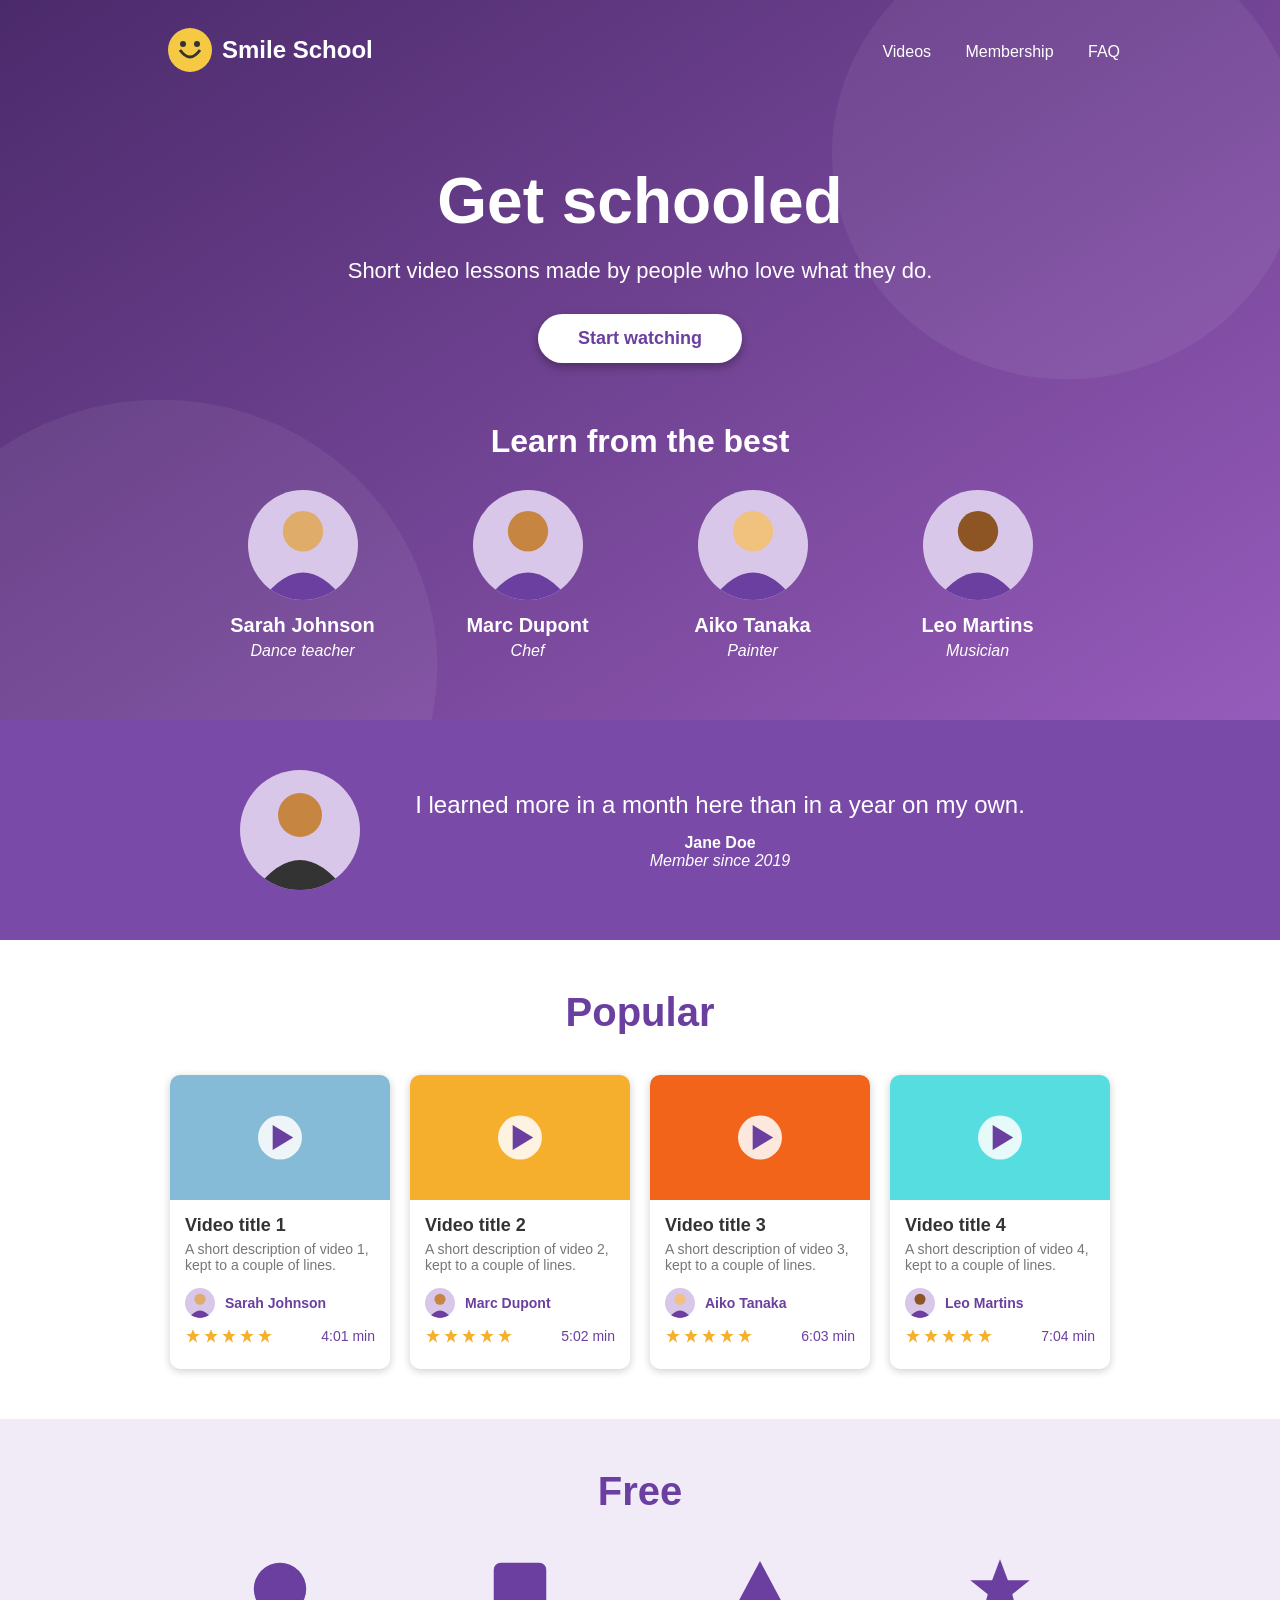
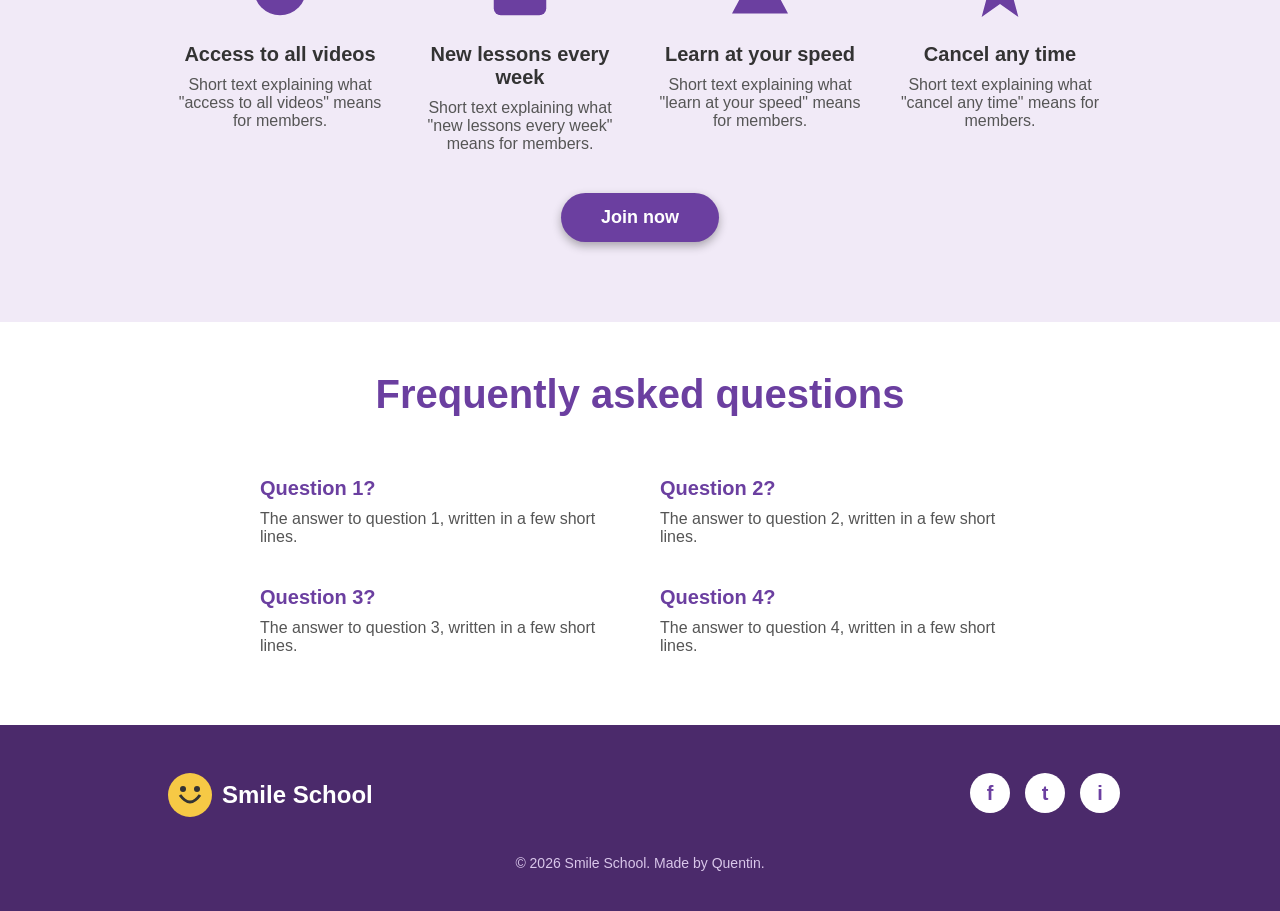
<file: css_advanced/index.html>
<!DOCTYPE html>
<html lang="en">
  <head>
    <meta charset="UTF-8">
    <meta name="viewport" content="width=device-width, initial-scale=1">
    <title>Smile School</title>
    <link rel="stylesheet" href="styles.css">
  </head>
  <body>
    <header>
      <div>
        <a href="index.html"><img src="images/logo.svg" alt="Smile School logo"></a>
        <div>
          <a href="#videos">Videos</a>
          <a href="#membership">Membership</a>
          <a href="#faq">FAQ</a>
        </div>
      </div>
    </header>
    <main>
      <section id="banner">
        <div>
          <h1>Get schooled</h1>
          <p>Short video lessons made by people who love what they do.</p>
          <button>Start watching</button>
        </div>
        <div>
          <h2>Learn from the best</h2>
          <div>
          <div>
            <img src="images/avatar1.svg" alt="Sarah Johnson">
            <h3>Sarah Johnson</h3>
            <p>Dance teacher</p>
          </div>
          <div>
            <img src="images/avatar2.svg" alt="Marc Dupont">
            <h3>Marc Dupont</h3>
            <p>Chef</p>
          </div>
          <div>
            <img src="images/avatar3.svg" alt="Aiko Tanaka">
            <h3>Aiko Tanaka</h3>
            <p>Painter</p>
          </div>
          <div>
            <img src="images/avatar4.svg" alt="Leo Martins">
            <h3>Leo Martins</h3>
            <p>Musician</p>
          </div>
          </div>
        </div>
      </section>
      <section id="quote">
        <div>
          <img src="images/quote.svg" alt="Member photo">
          <div>
            <blockquote>I learned more in a month here than in a year on my own.</blockquote>
            <p>Jane Doe</p>
            <p>Member since 2019</p>
          </div>
        </div>
      </section>
      <section id="videos">
        <h1>Popular</h1>
        <div>
        <div>
          <img src="images/video1.svg" alt="Video 1 thumbnail">
          <h2>Video title 1</h2>
          <p>A short description of video 1, kept to a couple of lines.</p>
          <div>
            <img src="images/avatar1.svg" alt="Author 1">
            <h3>Sarah Johnson</h3>
          </div>
          <div>
            <div>
              <img src="images/star.svg" alt="star">
              <img src="images/star.svg" alt="star">
              <img src="images/star.svg" alt="star">
              <img src="images/star.svg" alt="star">
              <img src="images/star.svg" alt="star">
            </div>
            <p>4:01 min</p>
          </div>
        </div>
        <div>
          <img src="images/video2.svg" alt="Video 2 thumbnail">
          <h2>Video title 2</h2>
          <p>A short description of video 2, kept to a couple of lines.</p>
          <div>
            <img src="images/avatar2.svg" alt="Author 2">
            <h3>Marc Dupont</h3>
          </div>
          <div>
            <div>
              <img src="images/star.svg" alt="star">
              <img src="images/star.svg" alt="star">
              <img src="images/star.svg" alt="star">
              <img src="images/star.svg" alt="star">
              <img src="images/star.svg" alt="star">
            </div>
            <p>5:02 min</p>
          </div>
        </div>
        <div>
          <img src="images/video3.svg" alt="Video 3 thumbnail">
          <h2>Video title 3</h2>
          <p>A short description of video 3, kept to a couple of lines.</p>
          <div>
            <img src="images/avatar3.svg" alt="Author 3">
            <h3>Aiko Tanaka</h3>
          </div>
          <div>
            <div>
              <img src="images/star.svg" alt="star">
              <img src="images/star.svg" alt="star">
              <img src="images/star.svg" alt="star">
              <img src="images/star.svg" alt="star">
              <img src="images/star.svg" alt="star">
            </div>
            <p>6:03 min</p>
          </div>
        </div>
        <div>
          <img src="images/video4.svg" alt="Video 4 thumbnail">
          <h2>Video title 4</h2>
          <p>A short description of video 4, kept to a couple of lines.</p>
          <div>
            <img src="images/avatar4.svg" alt="Author 4">
            <h3>Leo Martins</h3>
          </div>
          <div>
            <div>
              <img src="images/star.svg" alt="star">
              <img src="images/star.svg" alt="star">
              <img src="images/star.svg" alt="star">
              <img src="images/star.svg" alt="star">
              <img src="images/star.svg" alt="star">
            </div>
            <p>7:04 min</p>
          </div>
        </div>
        </div>
      </section>
      <section id="membership">
        <h1>Free</h1>
        <div>
        <div>
          <img src="images/icon1.svg" alt="">
          <h2>Access to all videos</h2>
          <p>Short text explaining what "access to all videos" means for members.</p>
        </div>
        <div>
          <img src="images/icon2.svg" alt="">
          <h2>New lessons every week</h2>
          <p>Short text explaining what "new lessons every week" means for members.</p>
        </div>
        <div>
          <img src="images/icon3.svg" alt="">
          <h2>Learn at your speed</h2>
          <p>Short text explaining what "learn at your speed" means for members.</p>
        </div>
        <div>
          <img src="images/icon4.svg" alt="">
          <h2>Cancel any time</h2>
          <p>Short text explaining what "cancel any time" means for members.</p>
        </div>
        </div>
        <button>Join now</button>
      </section>
      <section id="faq">
        <h1>Frequently asked questions</h1>
        <div>
      <div>
        <div>
          <h2>Question 1?</h2>
          <p>The answer to question 1, written in a few short lines.</p>
        </div>
        <div>
          <h2>Question 2?</h2>
          <p>The answer to question 2, written in a few short lines.</p>
        </div>
      </div>
      <div>
        <div>
          <h2>Question 3?</h2>
          <p>The answer to question 3, written in a few short lines.</p>
        </div>
        <div>
          <h2>Question 4?</h2>
          <p>The answer to question 4, written in a few short lines.</p>
        </div>
      </div>
        </div>
      </section>
    </main>
    <footer>
      <div>
        <div>
          <img src="images/logo.svg" alt="Smile School logo">
          <div>
            <a href="#"><img src="images/facebook.svg" alt="Facebook"></a>
            <a href="#"><img src="images/twitter.svg" alt="Twitter"></a>
            <a href="#"><img src="images/instagram.svg" alt="Instagram"></a>
          </div>
        </div>
        <p>&copy; 2026 Smile School. Made by Quentin.</p>
      </div>
    </footer>
  </body>
</html>
</file>
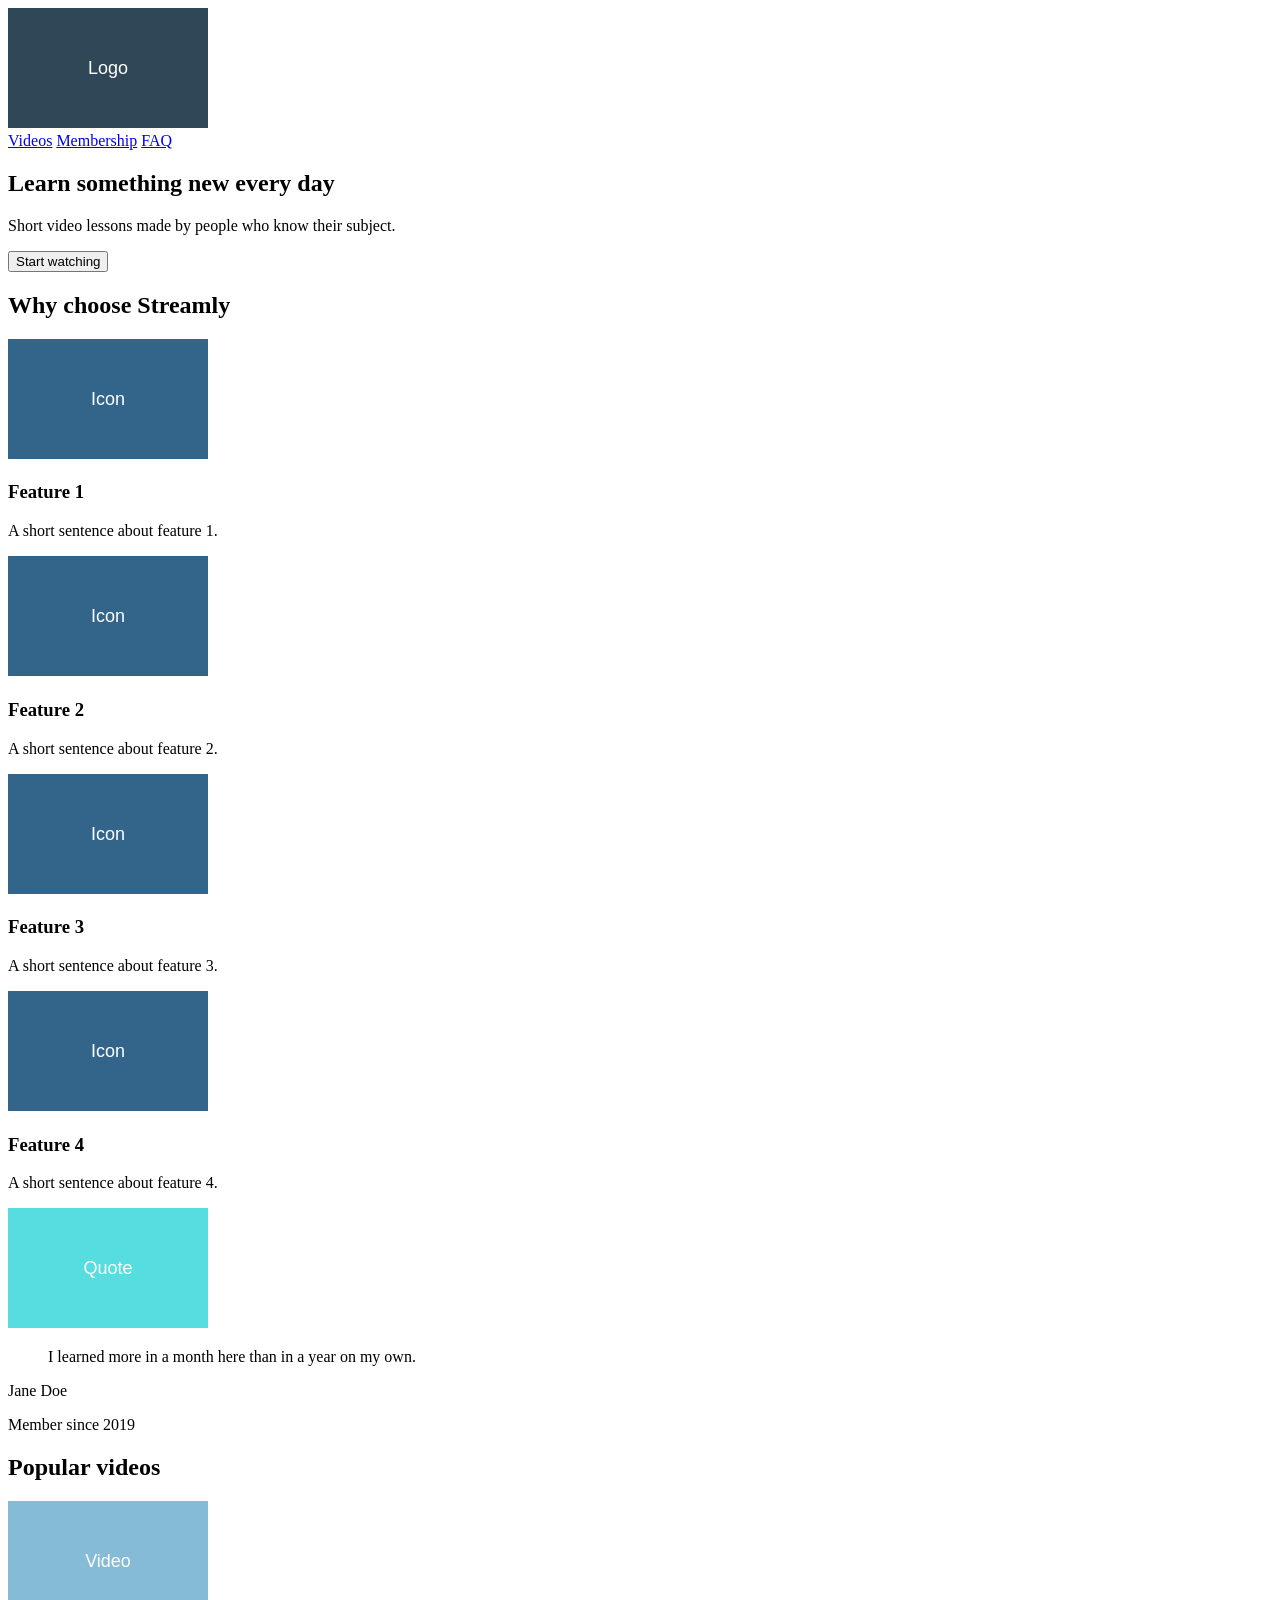
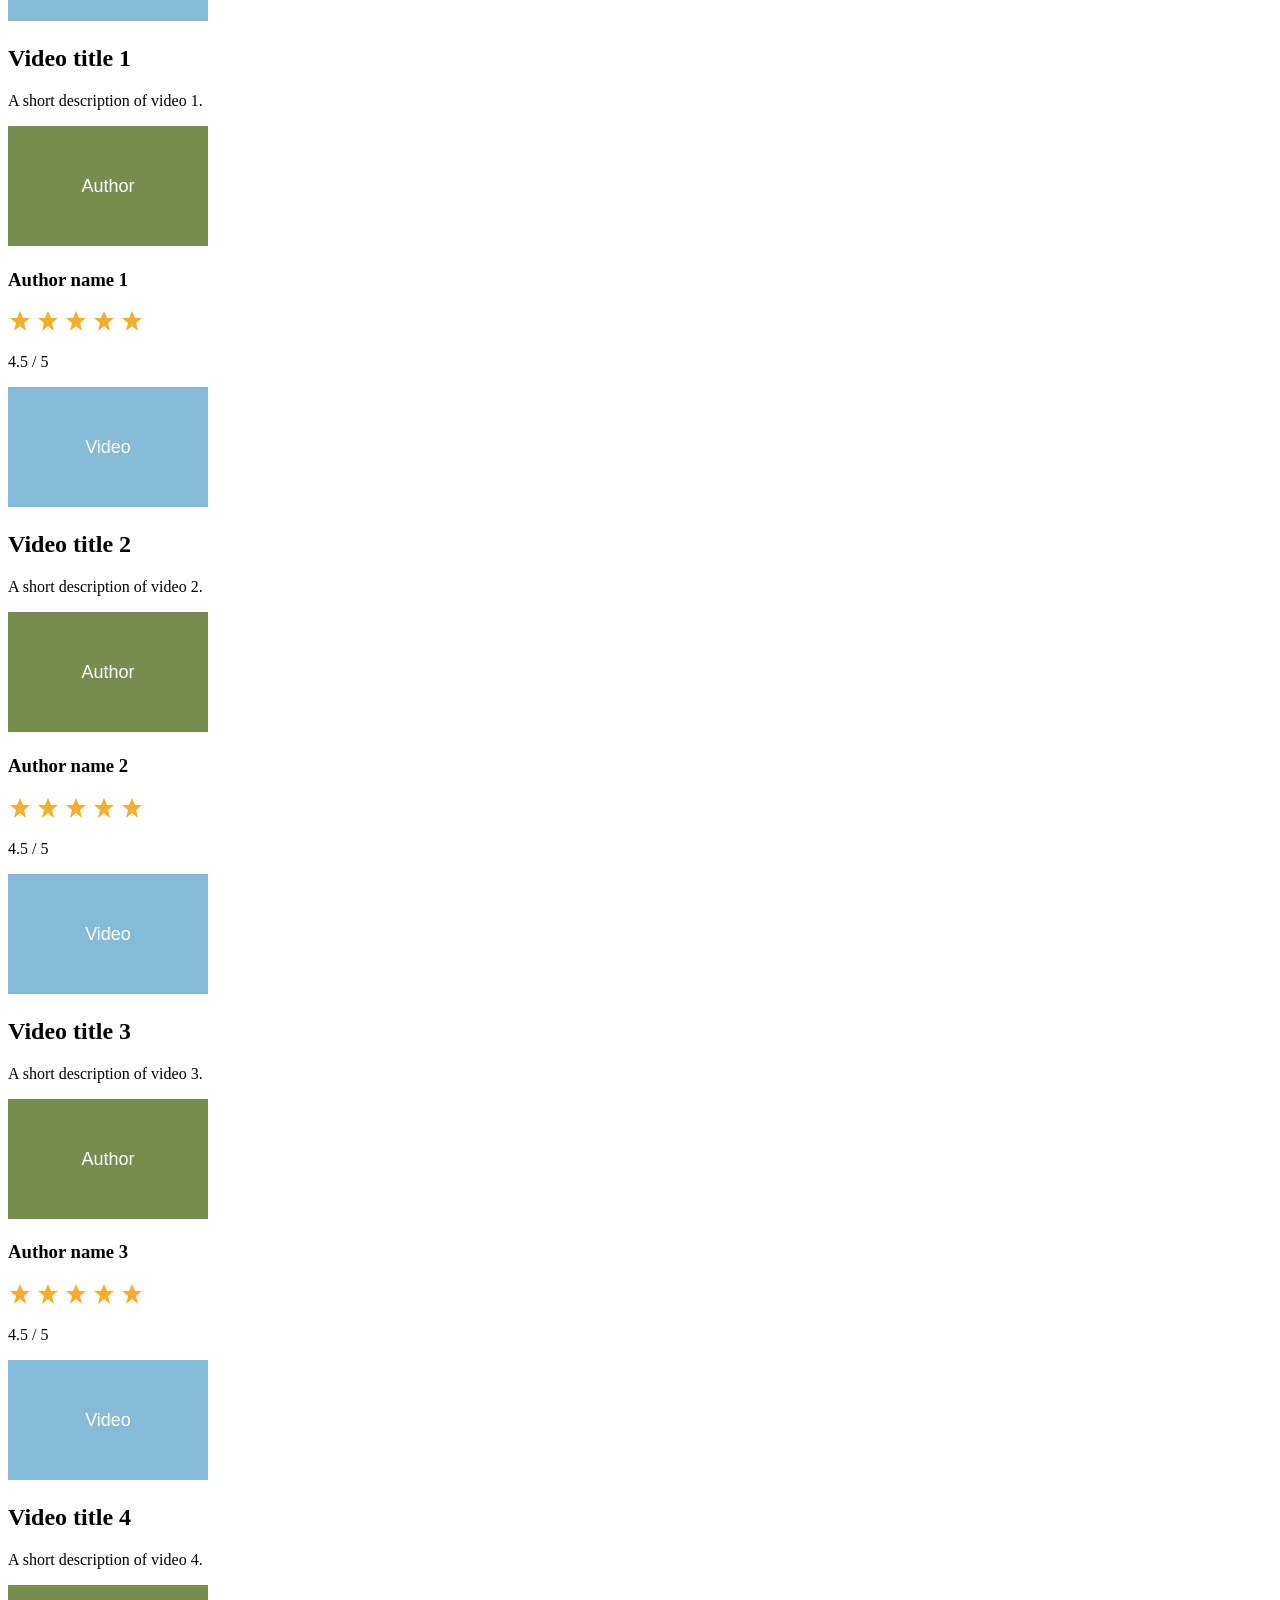
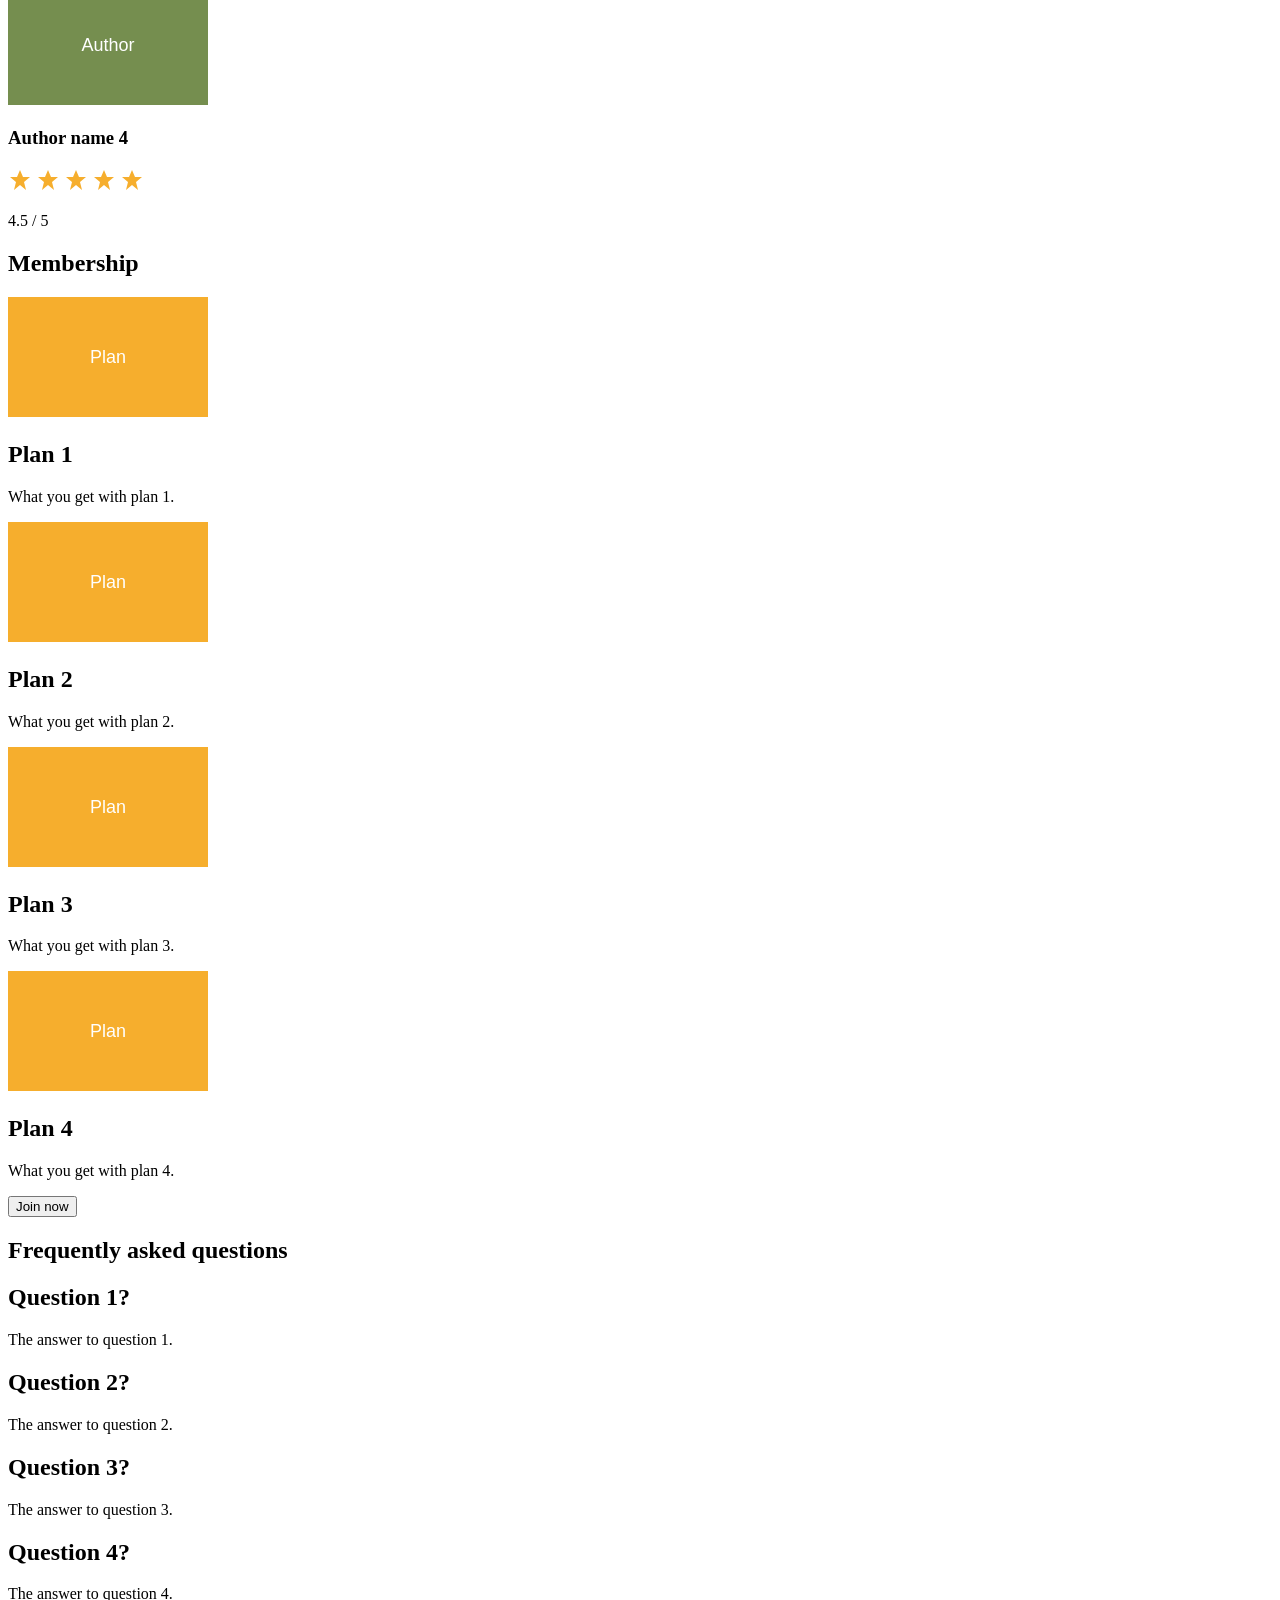
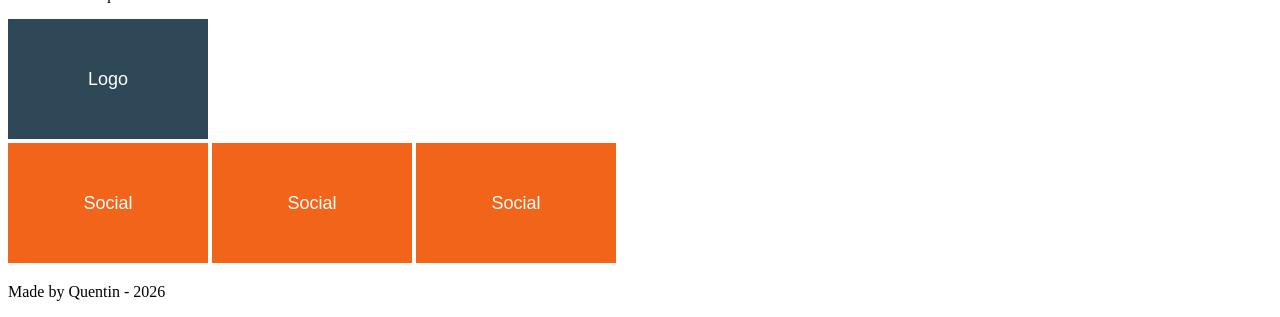
<file: html_advanced/index.html>
<!DOCTYPE html>
<html lang="en">
  <head>
    <meta charset="UTF-8">
    <title>Streamly</title>
  </head>
  <body>
    <header>
      <div>
        <a href="index.html"><img src="images/logo.svg" alt="Streamly logo"></a>
        <div>
          <a href="#videos">Videos</a>
          <a href="#membership">Membership</a>
          <a href="#faq">FAQ</a>
        </div>
      </div>
    </header>
    <main>
      <section>
        <div>
          <h1>Learn something new every day</h1>
          <p>Short video lessons made by people who know their subject.</p>
          <button>Start watching</button>
        </div>
        <div>
          <h2>Why choose Streamly</h2>
          <div>
          <div>
            <img src="images/icon.svg" alt="Feature 1">
            <h3>Feature 1</h3>
            <p>A short sentence about feature 1.</p>
          </div>
          <div>
            <img src="images/icon.svg" alt="Feature 2">
            <h3>Feature 2</h3>
            <p>A short sentence about feature 2.</p>
          </div>
          <div>
            <img src="images/icon.svg" alt="Feature 3">
            <h3>Feature 3</h3>
            <p>A short sentence about feature 3.</p>
          </div>
          <div>
            <img src="images/icon.svg" alt="Feature 4">
            <h3>Feature 4</h3>
            <p>A short sentence about feature 4.</p>
          </div>
          </div>
        </div>
      </section>
      <section>
        <div>
          <img src="images/quote.svg" alt="Member photo">
          <div>
            <blockquote>I learned more in a month here than in a year on my own.</blockquote>
            <p>Jane Doe</p>
            <p>Member since 2019</p>
          </div>
        </div>
      </section>
      <section id="videos">
        <h1>Popular videos</h1>
        <div>
        <div>
          <img src="images/video.svg" alt="Video 1 thumbnail">
          <h2>Video title 1</h2>
          <p>A short description of video 1.</p>
          <div>
            <img src="images/avatar.svg" alt="Author 1">
            <h3>Author name 1</h3>
          </div>
          <div>
            <div>
              <img src="images/star.svg" alt="star">
              <img src="images/star.svg" alt="star">
              <img src="images/star.svg" alt="star">
              <img src="images/star.svg" alt="star">
              <img src="images/star.svg" alt="star">
            </div>
            <p>4.5 / 5</p>
          </div>
        </div>
        <div>
          <img src="images/video.svg" alt="Video 2 thumbnail">
          <h2>Video title 2</h2>
          <p>A short description of video 2.</p>
          <div>
            <img src="images/avatar.svg" alt="Author 2">
            <h3>Author name 2</h3>
          </div>
          <div>
            <div>
              <img src="images/star.svg" alt="star">
              <img src="images/star.svg" alt="star">
              <img src="images/star.svg" alt="star">
              <img src="images/star.svg" alt="star">
              <img src="images/star.svg" alt="star">
            </div>
            <p>4.5 / 5</p>
          </div>
        </div>
        <div>
          <img src="images/video.svg" alt="Video 3 thumbnail">
          <h2>Video title 3</h2>
          <p>A short description of video 3.</p>
          <div>
            <img src="images/avatar.svg" alt="Author 3">
            <h3>Author name 3</h3>
          </div>
          <div>
            <div>
              <img src="images/star.svg" alt="star">
              <img src="images/star.svg" alt="star">
              <img src="images/star.svg" alt="star">
              <img src="images/star.svg" alt="star">
              <img src="images/star.svg" alt="star">
            </div>
            <p>4.5 / 5</p>
          </div>
        </div>
        <div>
          <img src="images/video.svg" alt="Video 4 thumbnail">
          <h2>Video title 4</h2>
          <p>A short description of video 4.</p>
          <div>
            <img src="images/avatar.svg" alt="Author 4">
            <h3>Author name 4</h3>
          </div>
          <div>
            <div>
              <img src="images/star.svg" alt="star">
              <img src="images/star.svg" alt="star">
              <img src="images/star.svg" alt="star">
              <img src="images/star.svg" alt="star">
              <img src="images/star.svg" alt="star">
            </div>
            <p>4.5 / 5</p>
          </div>
        </div>
        </div>
      </section>
      <section id="membership">
        <h1>Membership</h1>
        <div>
        <div>
          <img src="images/plan.svg" alt="Plan 1">
          <h2>Plan 1</h2>
          <p>What you get with plan 1.</p>
        </div>
        <div>
          <img src="images/plan.svg" alt="Plan 2">
          <h2>Plan 2</h2>
          <p>What you get with plan 2.</p>
        </div>
        <div>
          <img src="images/plan.svg" alt="Plan 3">
          <h2>Plan 3</h2>
          <p>What you get with plan 3.</p>
        </div>
        <div>
          <img src="images/plan.svg" alt="Plan 4">
          <h2>Plan 4</h2>
          <p>What you get with plan 4.</p>
        </div>
        </div>
        <button>Join now</button>
      </section>
      <section id="faq">
        <h1>Frequently asked questions</h1>
        <div>
      <div>
        <div>
          <h2>Question 1?</h2>
          <p>The answer to question 1.</p>
        </div>
        <div>
          <h2>Question 2?</h2>
          <p>The answer to question 2.</p>
        </div>
      </div>
      <div>
        <div>
          <h2>Question 3?</h2>
          <p>The answer to question 3.</p>
        </div>
        <div>
          <h2>Question 4?</h2>
          <p>The answer to question 4.</p>
        </div>
      </div>
        </div>
      </section>
    </main>
    <footer>
      <div>
        <div>
          <img src="images/logo.svg" alt="Streamly logo">
          <div>
            <a href="#"><img src="images/social.svg" alt="Facebook"></a>
            <a href="#"><img src="images/social.svg" alt="Twitter"></a>
            <a href="#"><img src="images/social.svg" alt="Instagram"></a>
          </div>
        </div>
        <p>Made by Quentin - 2026</p>
      </div>
    </footer>
  </body>
</html>
</file>
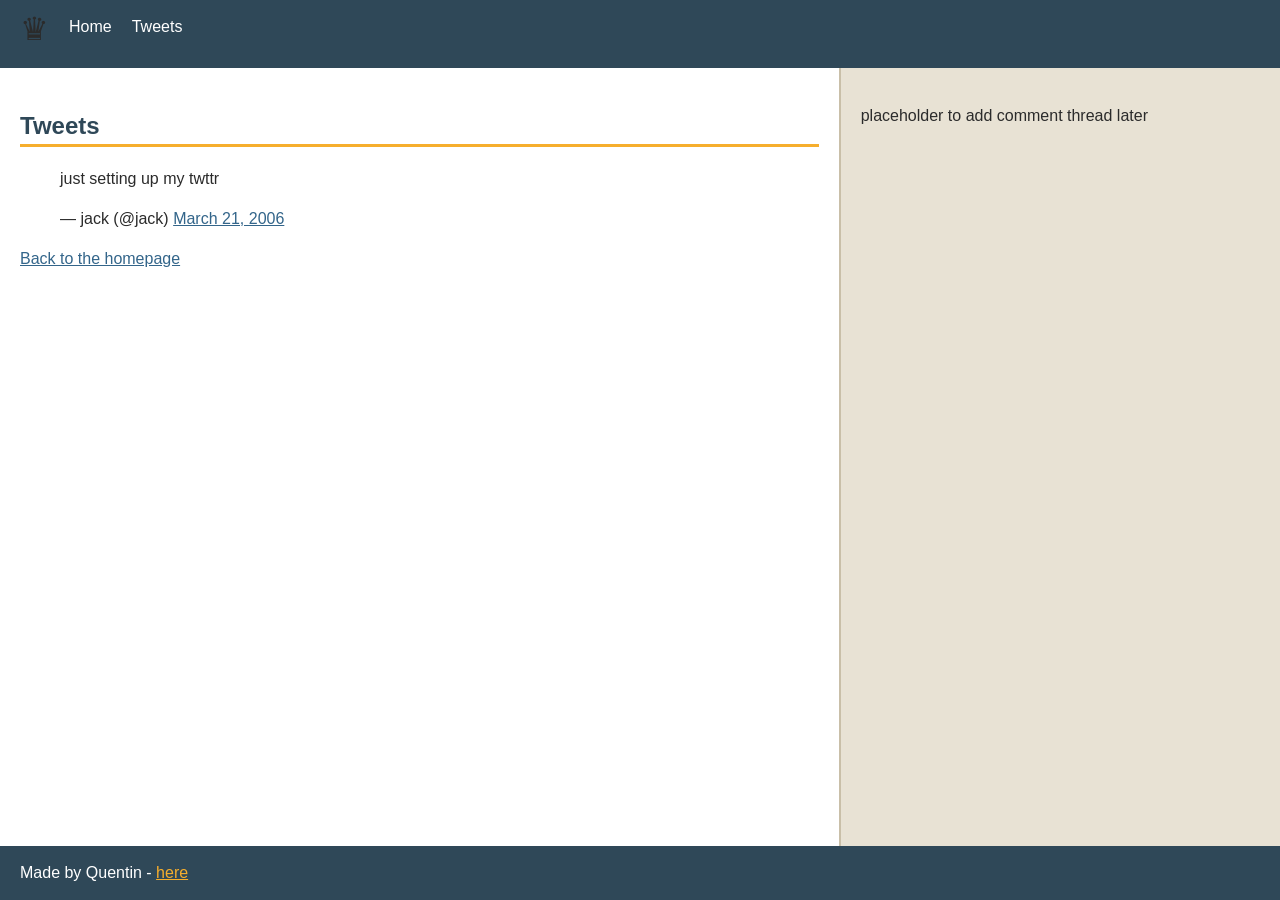
<file: css_basic/tweets.html>
<!DOCTYPE html>
<html lang="en">
  <head>
    <meta charset="UTF-8">
    <meta name="viewport" content="width=device-width, initial-scale=1">
    <title>My tweets page</title>
      <link href="base.css" rel="stylesheet">
    <link href="styles.css" rel="stylesheet">
  </head>
  <body class="works_on_smartphone">
    <header>
      <ul>
        <li class="logo">&#9819;</li>
        <li><a href="index.html">Home</a></li>
        <li><a href="tweets.html">Tweets</a></li>
      </ul>
    </header>
    <main>
      <article>
        <h1>Tweets</h1>
        <blockquote class="twitter-tweet"><p lang="en" dir="ltr">just setting up my twttr</p>&mdash; jack (@jack) <a href="https://twitter.com/jack/status/20?ref_src=twsrc%5Etfw">March 21, 2006</a></blockquote>
        <script async src="https://platform.twitter.com/widgets.js" charset="utf-8"></script>
        <p><a href="index.html">Back to the homepage</a></p>
      </article>
      <aside>
        <p>placeholder to add comment thread later</p>
      </aside>
    </main>
    <footer>
      <p>Made by Quentin - <a href="https://github.com/acyubahiroo" target="_blank">here</a></p>
    </footer>
  </body>
</html>
</file>
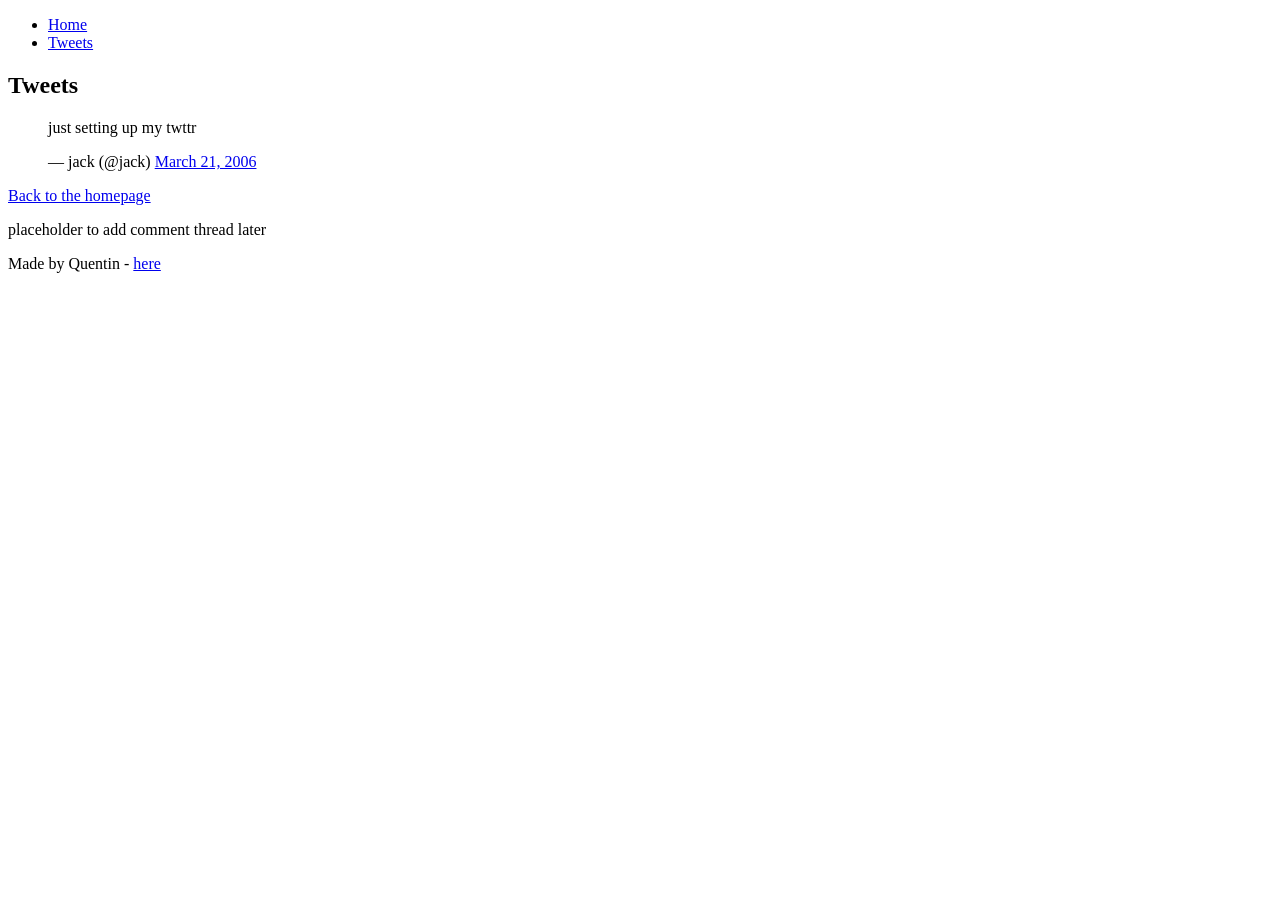
<file: html_basic/tweets.html>
<!DOCTYPE html>
<html lang="en">
  <head>
    <meta charset="UTF-8">
    <title>My tweets page</title>
  </head>
  <body>
    <header>
      <ul>
        <li><a href="index.html">Home</a></li>
        <li><a href="tweets.html">Tweets</a></li>
      </ul>
    </header>
    <main>
      <article>
        <h1>Tweets</h1>
        <blockquote class="twitter-tweet"><p lang="en" dir="ltr">just setting up my twttr</p>&mdash; jack (@jack) <a href="https://twitter.com/jack/status/20?ref_src=twsrc%5Etfw">March 21, 2006</a></blockquote>
        <script async src="https://platform.twitter.com/widgets.js" charset="utf-8"></script>
        <p><a href="index.html">Back to the homepage</a></p>
      </article>
      <aside>
        <p>placeholder to add comment thread later</p>
      </aside>
    </main>
    <footer>
      <p>Made by Quentin - <a href="https://github.com/acyubahiroo" target="_blank">here</a></p>
    </footer>
  </body>
</html>
</file>
<file: css_advanced/styles.css>
body {
  margin: 0;
  font-family: "Source Sans Pro", Arial, sans-serif;
  color: #333;
  background: #4b2a6b url("images/background.svg") no-repeat top center;
  background-size: 100% 820px;
}

button {
  display: block;
  margin: 30px auto;
  padding: 14px 40px;
  border: none;
  border-radius: 30px;
  font-size: 18px;
  font-weight: bold;
  color: #6b3fa0;
  background-color: #fff;
  box-shadow: 0 4px 10px rgba(0, 0, 0, 0.3);
  cursor: pointer;
}

h1 {
  text-align: center;
  font-size: 40px;
}

/* header */
header > div {
  display: flex;
  justify-content: space-between;
  align-items: center;
  max-width: 960px;
  margin: 0 auto;
  padding: 20px;
}

header div div a {
  margin-left: 30px;
  color: #fff;
  text-decoration: none;
}

/* banner */
#banner h1 {
  margin: 60px 0 20px;
  font-size: 64px;
  color: #fff;
}

#banner > div > p {
  margin: 0;
  text-align: center;
  font-size: 22px;
  color: #fff;
}

#banner h2 {
  margin: 60px 0 30px;
  text-align: center;
  font-size: 32px;
  color: #fff;
}

#banner > div:last-child > div {
  display: flex;
  max-width: 900px;
  margin: 0 auto;
  padding-bottom: 60px;
}

#banner > div:last-child > div > div {
  flex: 1;
  margin: 0 15px;
  text-align: center;
  color: #fff;
}

#banner img {
  width: 110px;
  height: 110px;
  border-radius: 50%;
}

#banner h3 {
  margin: 10px 0 0;
  font-size: 20px;
  font-weight: bold;
}

#banner h3 + p {
  margin: 5px 0 0;
  font-style: italic;
}

/* quote */
#quote {
  padding: 50px 20px;
  background-color: #7a4aa8;
}

#quote > div {
  display: flex;
  align-items: center;
  max-width: 800px;
  margin: 0 auto;
}

#quote img {
  width: 120px;
  height: 120px;
  margin-right: 40px;
  border-radius: 50%;
}

#quote > div > div {
  flex: 1;
  text-align: center;
  color: #fff;
}

#quote blockquote {
  margin: 0 0 15px;
  font-size: 24px;
}

#quote p {
  margin: 0;
}

#quote p:nth-of-type(1) {
  font-weight: bold;
}

#quote p:nth-of-type(2) {
  font-style: italic;
}

/* videos */
#videos {
  padding: 50px 20px;
  background-color: #fff;
}

#videos h1,
#membership h1,
#faq h1 {
  margin: 0 0 40px;
  color: #6b3fa0;
}

#videos > div {
  display: flex;
  max-width: 960px;
  margin: 0 auto;
}

#videos > div > div {
  flex: 1;
  margin: 0 10px;
  padding-bottom: 15px;
  border-radius: 10px;
  overflow: hidden;
  box-shadow: 0 2px 8px rgba(0, 0, 0, 0.2);
}

#videos img {
  display: block;
}

#videos > div > div > img {
  width: 100%;
}

#videos h2 {
  margin: 15px 15px 5px;
  font-size: 18px;
}

#videos h2 + p {
  margin: 0 15px 15px;
  font-size: 14px;
  color: #777;
}

#videos > div > div > div {
  display: flex;
  align-items: center;
  margin: 0 15px 10px;
}

#videos > div > div > div img {
  width: 30px;
  height: 30px;
  margin-right: 10px;
  border-radius: 50%;
}

#videos h3 {
  margin: 0;
  font-size: 14px;
  color: #6b3fa0;
}

#videos > div > div > div:last-child {
  justify-content: space-between;
}

#videos > div > div > div:last-child > div {
  display: flex;
}

#videos > div > div > div:last-child img {
  width: 16px;
  height: 16px;
  margin-right: 2px;
  border-radius: 0;
}

#videos > div > div > div:last-child p {
  margin: 0;
  font-size: 14px;
  color: #6b3fa0;
}

/* membership */
#membership {
  padding: 50px 20px;
  background-color: #f1eaf7;
}

#membership > div {
  display: flex;
  max-width: 960px;
  margin: 0 auto;
}

#membership > div > div {
  flex: 1;
  margin: 0 15px;
  text-align: center;
}

#membership img {
  width: 70px;
  height: 70px;
}

#membership h2 {
  margin: 15px 0 10px;
  font-size: 20px;
}

#membership h2 + p {
  margin: 0;
  color: #555;
}

#membership button {
  margin-top: 40px;
  color: #fff;
  background-color: #6b3fa0;
}

/* faq */
#faq {
  padding: 50px 20px;
  background-color: #fff;
}

#faq > div {
  max-width: 800px;
  margin: 0 auto;
}

#faq > div > div {
  display: flex;
}

#faq > div > div > div {
  flex: 1;
  padding: 20px;
}

#faq h2 {
  margin: 0 0 10px;
  font-size: 20px;
  color: #6b3fa0;
}

#faq h2 + p {
  margin: 0;
  color: #555;
}

/* footer */
footer {
  padding: 40px 20px;
  background-color: #4b2a6b;
}

footer > div {
  max-width: 960px;
  margin: 0 auto;
}

footer > div > div {
  display: flex;
  justify-content: space-between;
  align-items: center;
}

footer > div > div > div {
  display: flex;
}

footer > div > div > div a {
  margin-left: 15px;
}

footer > div > div > div img {
  width: 40px;
  height: 40px;
}

footer p {
  margin: 30px 0 0;
  text-align: center;
  font-size: 14px;
  color: #d9c7ea;
}

@media (max-width: 700px) {
  #banner > div:last-child > div,
  #videos > div,
  #membership > div,
  #faq > div > div,
  #quote > div {
    flex-direction: column;
  }

  #videos > div > div,
  #membership > div > div {
    margin: 0 0 20px;
  }

  #quote img {
    margin: 0 0 20px;
  }
}
</file>
<file: css_basic/base.css>
body {
  margin: 0;
  min-height: 100vh;
  font-family: Arial, Helvetica, sans-serif;
  line-height: 1.5;
}

header ul {
  display: flex;
  margin: 0;
  padding: 0 20px;
  list-style: none;
}

header li {
  padding: 15px 20px 15px 0;
}

header a {
  text-decoration: none;
}

.logo {
  font-size: 2em;
  padding-top: 5px;
}

article, aside {
  padding: 20px;
}

footer p {
  margin: 0;
  padding: 15px 20px;
}

img {
  max-width: 100%;
}

@media (max-width: 700px) {
  .works_on_smartphone main {
    flex-direction: column;
  }

  .works_on_smartphone article,
  .works_on_smartphone aside {
    flex: none;
  }
}
</file>
<file: css_basic/styles.css>
body {
  display: flex;
  flex-direction: column;
  background-color: #f4f1ea;
  color: #2b2b2b;
}

main {
  display: flex;
  flex-direction: row;
  flex: auto;
}

article {
  flex: 2;
  overflow-y: auto;
  background-color: #ffffff;
}

aside {
  flex: 1;
  overflow-y: auto;
  background-color: #e8e2d4;
  border-left: 2px solid #c9bfa8;
}

header {
  background-color: #2f4858;
}

header a {
  color: #ffffff;
}

header a:hover {
  color: #f6ae2d;
}

footer {
  background-color: #2f4858;
  color: #ffffff;
}

footer a {
  color: #f6ae2d;
}

h1 {
  color: #2f4858;
  border-bottom: 3px solid #f6ae2d;
}

h2, h3 {
  color: #33658a;
}

article a {
  color: #33658a;
}
</file>
